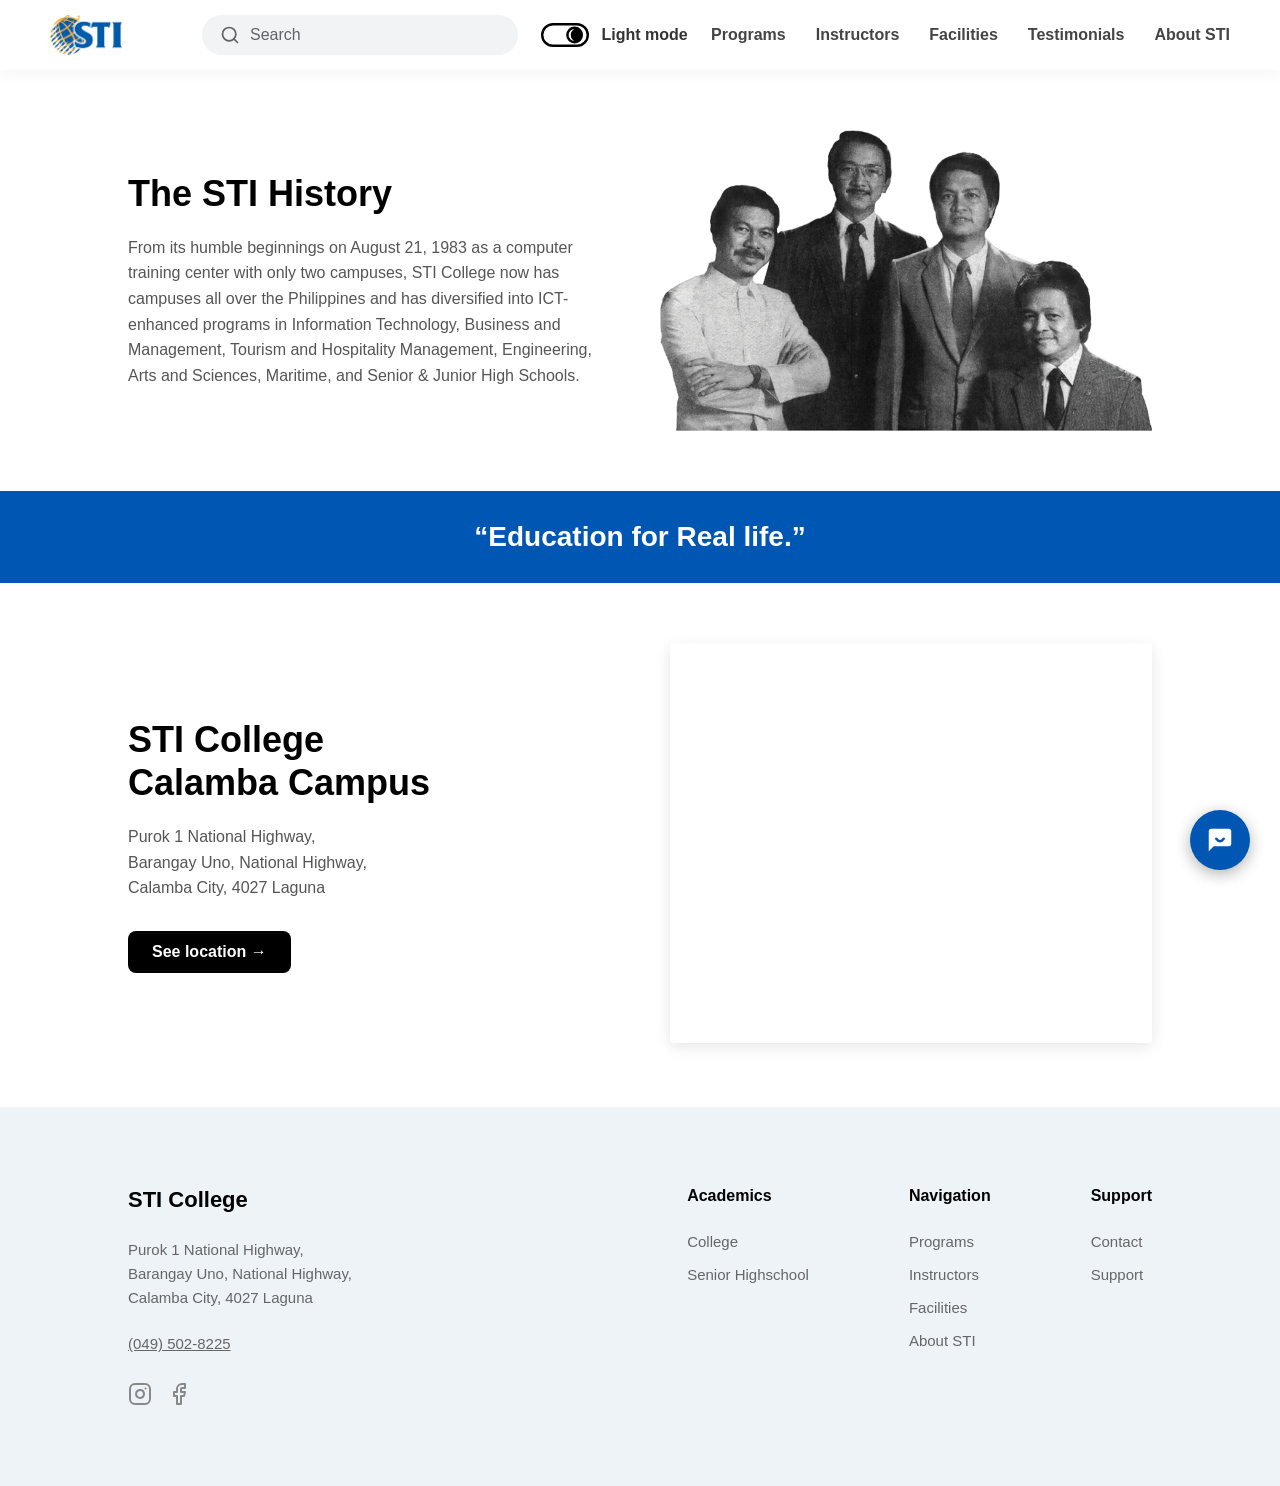
<file: about-sti.html>
<!DOCTYPE html>
<html lang="en">

<head>
    <meta charset="UTF-8">
    <meta name="viewport" content="width=device-width, initial-scale=1.0">
    <title>STI WEBSITE - About STI</title>
    <link rel="stylesheet" href="style.css">
</head>

<body>
    <!-- NAVBAR -->
    <header>
        <div class="header-container">
            <div class="header-left">
                <div class="logo">
                    <a href="index.html">
                        <img src="images/stilogo.png" alt="STI Logo">
                    </a>
                </div>

                <div class="search-bar">
                    <svg xmlns="http://www.w3.org/2000/svg" width="24" height="24" viewBox="0 0 24 24" fill="none"
                        stroke="currentColor" stroke-width="2" stroke-linecap="round" stroke-linejoin="round"
                        class="search-icon">
                        <circle cx="11" cy="11" r="8"></circle>
                        <line x1="21" y1="21" x2="16.65" y2="16.65"></line>
                    </svg>
                    <input type="text" placeholder="Search">
                </div>
            </div>

            <div class="header-center">
                <div class="theme-toggle" id="themeToggle" onclick="toggleDarkMode()" style="cursor: pointer;">
                    <svg xmlns="http://www.w3.org/2000/svg" width="48" height="24" viewBox="0 0 40 20" id="themeIcon">
                        <rect x="1" y="1" width="38" height="18" rx="9" fill="none" stroke="black" stroke-width="2" />
                        <circle cx="28" cy="10" r="7" fill="black" />
                        <path d="M28 5 A 5 5 0 0 0 28 15 A 5.5 5.5 0 0 1 28 5" fill="white" />
                    </svg>
                    <span id="themeText">Light mode</span>
                </div>
            </div>

            <nav class="header-right">
                <a href="programs.html">Programs</a>
                <a href="Instructors.html">Instructors</a>
                <a href="facilities.html">Facilities</a>
                <a href="index.html#testimonials">Testimonials</a>
                <a href="about-sti.html">About STI</a>
            </nav>
        </div>
    </header>

    <!-- CONTENT -->
    <main class="about-page">
        <!-- HISTORY SECTION -->
        <section class="about-history">
            <div class="history-content">
                <h2>The STI History</h2>
                <p>From its humble beginnings on August 21, 1983 as a computer training center with only two campuses, STI College now has campuses all over the Philippines and has diversified into ICT-enhanced programs in Information Technology, Business and Management, Tourism and Hospitality Management, Engineering, Arts and Sciences, Maritime, and Senior & Junior High Schools.</p>
            </div>
            <div class="history-image">
                <img src="images/founders.png" alt="STI Founders">
            </div>
        </section>

        <!-- QUOTE BANNER -->
        <div class="about-quote">
            <h3>“Education for Real life.”</h3>
        </div>

        <!-- CAMPUS SECTION -->
        <section class="about-campus">
            <div class="campus-content">
                <h2>STI College<br>Calamba Campus</h2>
                <p>Purok 1 National Highway,<br>Barangay Uno, National Highway,<br>Calamba City, 4027 Laguna</p>
                <a href="https://www.google.com/maps/dir//STI+College+-+Calamba,+6535%2B3F4,+Manila+S+Rd,+Calamba,+4027+Laguna/@14.1820176,121.1595836,15z/data=!4m8!4m7!1m0!1m5!1m1!1s0x33bd63c5599cfed5:0x25b25320eeb610e!2m2!1d121.1587065!2d14.2026281?entry=ttu&g_ep=EgoyMDI2MDUyNS4wIKXMDSoASAFQAw%3D%3D" target="_blank" rel="noopener noreferrer" class="btn-location">See location &rarr;</a>
            </div>
            <div class="campus-map">
                <iframe 
                    src="https://maps.google.com/maps?q=STI+College+Calamba,+Manila+S+Rd,+Calamba,+4027+Laguna&t=&z=15&ie=UTF8&iwloc=&output=embed" 
                    width="100%" 
                    height="400" 
                    style="border:0; border-radius: 4px; box-shadow: 0 4px 15px rgba(0,0,0,0.1);" 
                    allowfullscreen="" 
                    loading="lazy" 
                    referrerpolicy="no-referrer-when-downgrade">
                </iframe>
            </div>
        </section>
    </main>

    <!-- FOOTER / CONTACT -->
    <footer id="contact">
        <div class="footer-container">
            <div class="footer-brand">
                <h3>STI College</h3>
                <p>Purok 1 National Highway,<br>Barangay Uno, National Highway,<br>Calamba City, 4027 Laguna</p>
                <a href="tel:0495028225" class="footer-phone">(049) 502-8225</a>

                <div class="social-icons">
                    <a href="https://www.instagram.com/popular/sti-college-calamba/" aria-label="Instagram">
                        <svg xmlns="http://www.w3.org/2000/svg" width="24" height="24" viewBox="0 0 24 24" fill="none"
                            stroke="currentColor" stroke-width="2" stroke-linecap="round" stroke-linejoin="round">
                            <rect x="2" y="2" width="20" height="20" rx="5" ry="5"></rect>
                            <path d="M16 11.37A4 4 0 1 1 12.63 8 4 4 0 0 1 16 11.37z"></path>
                            <line x1="17.5" y1="6.5" x2="17.51" y2="6.5"></line>
                        </svg>
                    </a>
                    <a href="https://www.facebook.com/calamba.sti.edu" aria-label="Facebook">
                        <svg xmlns="http://www.w3.org/2000/svg" width="24" height="24" viewBox="0 0 24 24" fill="none"
                            stroke="currentColor" stroke-width="2" stroke-linecap="round" stroke-linejoin="round">
                            <path d="M18 2h-3a5 5 0 0 0-5 5v3H7v4h3v8h4v-8h3l1-4h-4V7a1 1 0 0 1 1-1h3z"></path>
                        </svg>
                    </a>
                </div>
            </div>

            <div class="footer-links-group">
                <div class="footer-column">
                    <h4>Academics</h4>
                    <a href="#">College</a>
                    <a href="#">Senior Highschool</a>
                </div>

                <div class="footer-column">
                    <h4>Navigation</h4>
                    <a href="programs.html">Programs</a>
                    <a href="Instructors.html">Instructors</a>
                    <a href="facilities.html">Facilities</a>
                    <a href="about-sti.html">About STI</a>
                </div>

                <div class="footer-column">
                    <h4>Support</h4>
                    <a href="javascript:void(0);" onclick="toggleContactForm()">Contact</a>
                    <a href="#">Support</a>
                </div>
            </div>
        </div>
    </footer>

    <script>
        // Restore theme on page load
        document.addEventListener('DOMContentLoaded', () => {
            const savedTheme = localStorage.getItem('theme');
            const themeText = document.getElementById("themeText");
            if (savedTheme === 'dark') {
                document.body.classList.add("dark-mode");
                themeText.innerText = "Dark mode";
            } else {
                document.body.classList.remove("dark-mode");
                themeText.innerText = "Light mode";
            }
        });

        function toggleDarkMode() {
            document.body.classList.toggle("dark-mode");
            const isDark = document.body.classList.contains("dark-mode");

            const themeText = document.getElementById("themeText");
            if (isDark) {
                themeText.innerText = "Dark mode";
                localStorage.setItem('theme', 'dark');
            } else {
                themeText.innerText = "Light mode";
                localStorage.setItem('theme', 'light');
            }
        }
    </script>
    <!-- Floating Contact Form -->
    <div class="floating-contact-btn" onclick="toggleContactForm()">
        <svg xmlns="http://www.w3.org/2000/svg" viewBox="0 0 24 24" stroke-width="2" stroke-linecap="round" stroke-linejoin="round">
            <path d="M21 15a2 2 0 0 1-2 2H7l-4 4V5a2 2 0 0 1 2-2h14a2 2 0 0 1 2 2z" fill="#ffffff" stroke="none"></path>
            <path d="M9 11 Q12 15 15 11" stroke="#0056b3" fill="none"></path>
        </svg>
    </div>

    <div class="contact-popup" id="contactPopup">
        <div class="contact-popup-header">
            <span class="close-btn" onclick="toggleContactForm()">&times;</span>
        </div>
        <div class="contact-popup-content">
            <h3>CONTACT US</h3>
            <p>We'll get back to you within one business day.</p>
            <form id="contactFormElement">
                <div class="form-row">
                    <div class="form-group">
                        <label>First Name</label>
                        <input type="text">
                    </div>
                    <div class="form-group">
                        <label>Last Name</label>
                        <input type="text">
                    </div>
                </div>
                <div class="form-group">
                    <label><span>*</span> Email Address</label>
                    <input type="email" required>
                </div>
                <div class="form-group">
                    <label><span>*</span> What is your question?</label>
                    <textarea rows="4" required></textarea>
                </div>
                <button type="submit" class="submit-btn">SUBMIT</button>
            </form>
            <div id="contactSuccess" style="display:none; color: #2ecc71; margin-top: 15px; font-weight: 500; text-align: center; font-size: 14px;">
                Message sent successfully! We'll get back to you soon.
            </div>
        </div>
    </div>

    <script>
        function toggleContactForm() {
            var popup = document.getElementById('contactPopup');
            if(popup) {
                popup.classList.toggle('active');
            }
        }

        var contactForm = document.getElementById('contactFormElement');
        if(contactForm) {
            contactForm.addEventListener('submit', function(e) {
                e.preventDefault(); // Prevent page reload
                
                var successMsg = document.getElementById('contactSuccess');
                var submitBtn = contactForm.querySelector('.submit-btn');
                
                if(successMsg) {
                    // Change button text temporarily
                    var originalText = submitBtn.innerText;
                    submitBtn.innerText = "SENDING...";
                    submitBtn.style.opacity = "0.7";
                    
                    setTimeout(function() {
                        submitBtn.innerText = originalText;
                        submitBtn.style.opacity = "1";
                        successMsg.style.display = 'block';
                        
                        // Hide message and close popup after 3 seconds
                        setTimeout(function() {
                            successMsg.style.display = 'none';
                            contactForm.reset();
                            toggleContactForm();
                        }, 3000);
                    }, 800); // Simulate network request delay
                }
            });
        }
    </script>
</body>

</html>
</file>
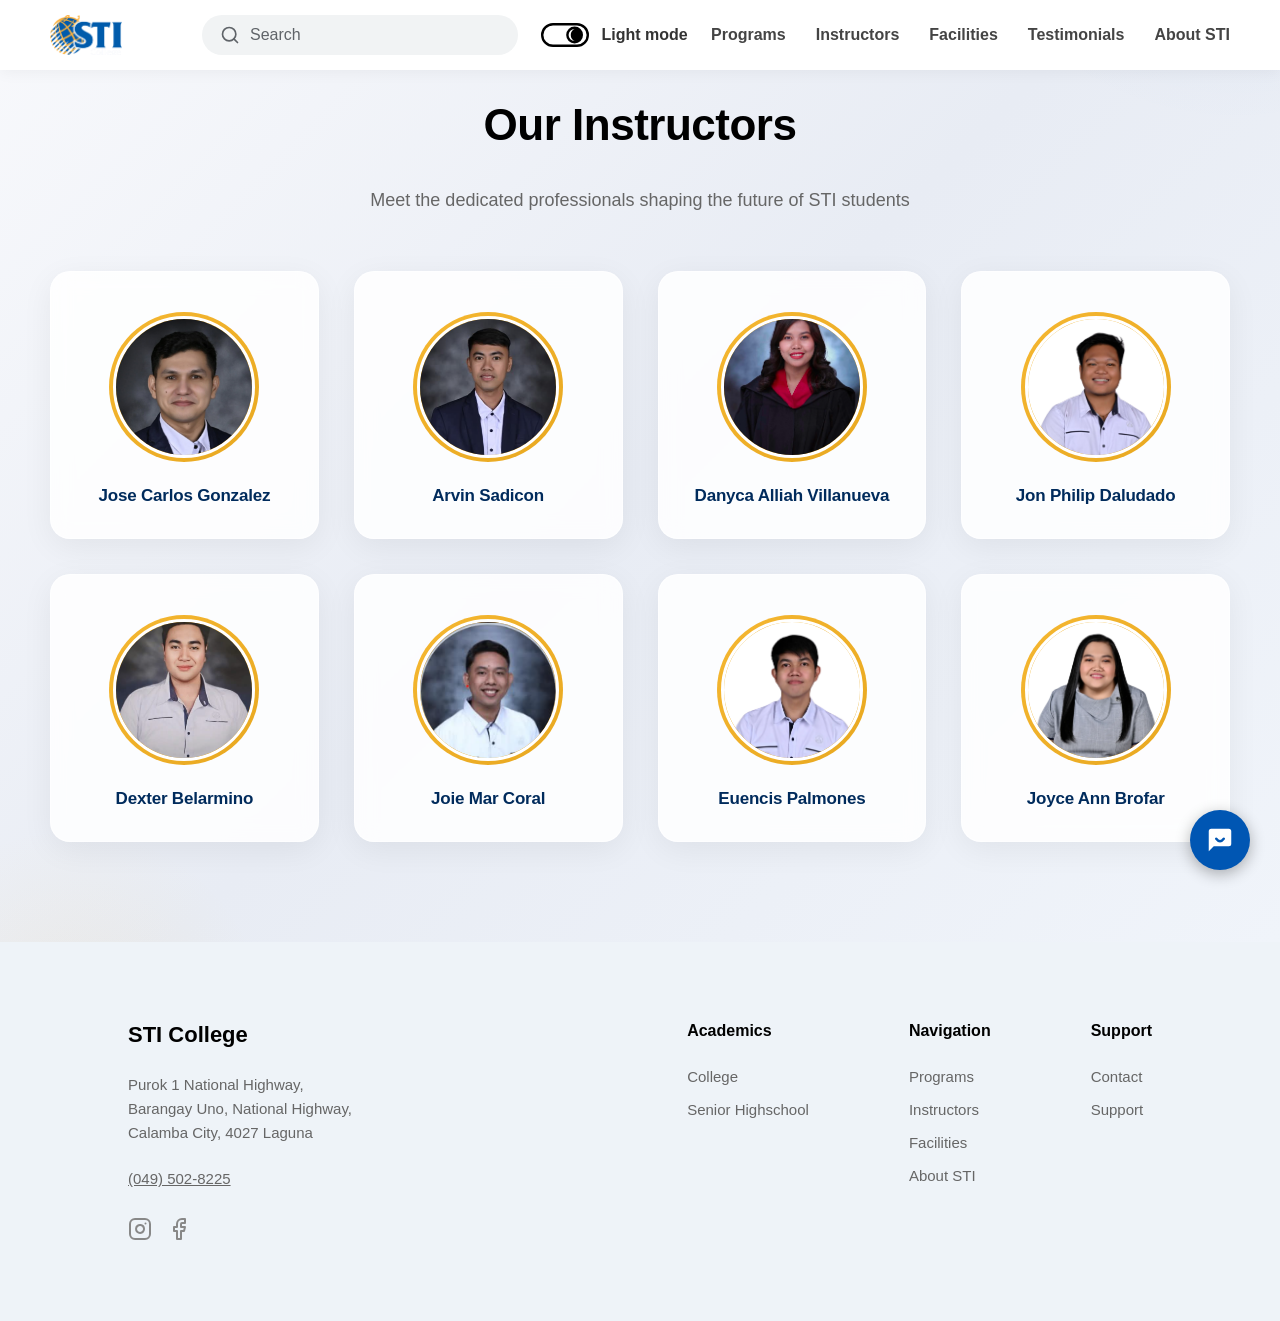
<file: Instructors.html>
<!DOCTYPE html>
<html lang="en">

<head>

    <meta charset="UTF-8">
    <meta name="viewport" content="width=device-width, initial-scale=1.0">

    <title>STI WEBSITE - Instructors</title>

    <link rel="stylesheet" href="style.css">

</head>

<body>

    <!-- NAVBAR -->
    <header>
        <div class="header-container">
            <div class="header-left">
                <div class="logo">
                    <a href="index.html">
                        <img src="images/stilogo.png" alt="STI Logo">
                    </a>
                </div>

                <div class="search-bar">
                    <svg xmlns="http://www.w3.org/2000/svg" width="24" height="24" viewBox="0 0 24 24" fill="none"
                        stroke="currentColor" stroke-width="2" stroke-linecap="round" stroke-linejoin="round"
                        class="search-icon">
                        <circle cx="11" cy="11" r="8"></circle>
                        <line x1="21" y1="21" x2="16.65" y2="16.65"></line>
                    </svg>
                    <input type="text" placeholder="Search">
                </div>
            </div>

            <div class="header-center">
                <div class="theme-toggle" id="themeToggle" onclick="toggleDarkMode()" style="cursor: pointer;">
                    <svg xmlns="http://www.w3.org/2000/svg" width="48" height="24" viewBox="0 0 40 20" id="themeIcon">
                        <rect x="1" y="1" width="38" height="18" rx="9" fill="none" stroke="black" stroke-width="2" />
                        <circle cx="28" cy="10" r="7" fill="black" />
                        <path d="M28 5 A 5 5 0 0 0 28 15 A 5.5 5.5 0 0 1 28 5" fill="white" />
                    </svg>
                    <span id="themeText">Light mode</span>
                </div>
            </div>

            <nav class="header-right">
                <a href="programs.html">Programs</a>
                <a href="Instructors.html">Instructors</a>
                <a href="facilities.html">Facilities</a>
                <a href="index.html#testimonials">Testimonials</a>
                <a href="about-sti.html">About STI</a>
            </nav>
        </div>
    </header>

    <!-- INSTRUCTORS SECTION -->
    <section class="instructors-section" style="padding-top: 100px;">
        <h2>Our Instructors</h2>
        <p class="instructors-subtitle">Meet the dedicated professionals shaping the future of STI students</p>
        <div class="instructors-grid">
            <div class="instructor-card">
                <div class="instructor-photo">
                    <img src="images/Jose Carlos Gonzalez.png" alt="Jose Carlos Gonzalez">
                </div>
                <h3>Jose Carlos Gonzalez</h3>
            </div>
            <div class="instructor-card">
                <div class="instructor-photo">
                    <img src="images/Arvin Sadicon.png" alt="Arvin Sadicon">
                </div>
                <h3>Arvin Sadicon</h3>
            </div>
            <div class="instructor-card">
                <div class="instructor-photo">
                    <img src="images/Danyca Alliah Villanueva.png" alt="Danyca Alliah Villanueva">
                </div>
                <h3>Danyca Alliah Villanueva</h3>
            </div>
            <div class="instructor-card">
                <div class="instructor-photo">
                    <img src="images/Jon Philip Daludado.png" alt="Jon Philip Daludado">
                </div>
                <h3>Jon Philip Daludado</h3>
            </div>
            <div class="instructor-card">
                <div class="instructor-photo">
                    <img src="images/Dexter Belarmino.png" alt="Dexter Belarmino">
                </div>
                <h3>Dexter Belarmino</h3>
            </div>
            <div class="instructor-card">
                <div class="instructor-photo">
                    <img src="images/Joie Mar Coral.png" alt="Joie Mar Coral">
                </div>
                <h3>Joie Mar Coral</h3>
            </div>
            <div class="instructor-card">
                <div class="instructor-photo">
                    <img src="images/Euencis Palmones.png" alt="Euencis Palmones">
                </div>
                <h3>Euencis Palmones</h3>
            </div>
            <div class="instructor-card">
                <div class="instructor-photo">
                    <img src="images/Joyce Ann Brofar.png" alt="Joyce Ann Brofar">
                </div>
                <h3>Joyce Ann Brofar</h3>
            </div>
        </div>
    </section>
    <!-- FOOTER / CONTACT -->
    <footer id="contact">
        <div class="footer-container">
            <div class="footer-brand">
                <h3>STI College</h3>
                <p>Purok 1 National Highway,<br>Barangay Uno, National Highway,<br>Calamba City, 4027 Laguna</p>
                <a href="tel:0495028225" class="footer-phone">(049) 502-8225</a>

                <div class="social-icons">
                    <a href="https://www.instagram.com/popular/sti-college-calamba/" aria-label="Instagram">
                        <svg xmlns="http://www.w3.org/2000/svg" width="24" height="24" viewBox="0 0 24 24" fill="none"
                            stroke="currentColor" stroke-width="2" stroke-linecap="round" stroke-linejoin="round">
                            <rect x="2" y="2" width="20" height="20" rx="5" ry="5"></rect>
                            <path d="M16 11.37A4 4 0 1 1 12.63 8 4 4 0 0 1 16 11.37z"></path>
                            <line x1="17.5" y1="6.5" x2="17.51" y2="6.5"></line>
                        </svg>
                    </a>
                    <a href="https://www.facebook.com/calamba.sti.edu" aria-label="Facebook">
                        <svg xmlns="http://www.w3.org/2000/svg" width="24" height="24" viewBox="0 0 24 24" fill="none"
                            stroke="currentColor" stroke-width="2" stroke-linecap="round" stroke-linejoin="round">
                            <path d="M18 2h-3a5 5 0 0 0-5 5v3H7v4h3v8h4v-8h3l1-4h-4V7a1 1 0 0 1 1-1h3z"></path>
                        </svg>
                    </a>
                </div>
            </div>

            <div class="footer-links-group">
                <div class="footer-column">
                    <h4>Academics</h4>
                    <a href="#">College</a>
                    <a href="#">Senior Highschool</a>
                </div>

                <div class="footer-column">
                    <h4>Navigation</h4>
                    <a href="#">Programs</a>
                    <a href="#">Instructors</a>
                    <a href="facilities.html">Facilities</a>
                    <a href="about-sti.html">About STI</a>
                </div>

                <div class="footer-column">
                    <h4>Support</h4>
                    <a href="javascript:void(0);" onclick="toggleContactForm()">Contact</a>
                    <a href="#">Support</a>
                </div>
            </div>
        </div>
    </footer>

    <script>
        // Restore theme on page load
        document.addEventListener('DOMContentLoaded', () => {
            const savedTheme = localStorage.getItem('theme');
            const themeText = document.getElementById("themeText");
            if (savedTheme === 'dark') {
                document.body.classList.add("dark-mode");
                themeText.innerText = "Dark mode";
            } else {
                document.body.classList.remove("dark-mode");
                themeText.innerText = "Light mode";
            }
        });

        function toggleDarkMode() {
            document.body.classList.toggle("dark-mode");
            const isDark = document.body.classList.contains("dark-mode");

            const themeText = document.getElementById("themeText");
            if (isDark) {
                themeText.innerText = "Dark mode";
                localStorage.setItem('theme', 'dark');
            } else {
                themeText.innerText = "Light mode";
                localStorage.setItem('theme', 'light');
            }
        }
    </script>
    <!-- Floating Contact Form -->
    <div class="floating-contact-btn" onclick="toggleContactForm()">
        <svg xmlns="http://www.w3.org/2000/svg" viewBox="0 0 24 24" stroke-width="2" stroke-linecap="round"
            stroke-linejoin="round">
            <path d="M21 15a2 2 0 0 1-2 2H7l-4 4V5a2 2 0 0 1 2-2h14a2 2 0 0 1 2 2z" fill="#ffffff" stroke="none"></path>
            <path d="M9 11 Q12 15 15 11" stroke="#0056b3" fill="none"></path>
        </svg>
    </div>

    <div class="contact-popup" id="contactPopup">
        <div class="contact-popup-header">
            <span class="close-btn" onclick="toggleContactForm()">&times;</span>
        </div>
        <div class="contact-popup-content">
            <h3>CONTACT US</h3>
            <p>We'll get back to you within one business day.</p>
            <form id="contactFormElement">
                <div class="form-row">
                    <div class="form-group">
                        <label>First Name</label>
                        <input type="text">
                    </div>
                    <div class="form-group">
                        <label>Last Name</label>
                        <input type="text">
                    </div>
                </div>
                <div class="form-group">
                    <label><span>*</span> Email Address</label>
                    <input type="email" required>
                </div>
                <div class="form-group">
                    <label><span>*</span> What is your question?</label>
                    <textarea rows="4" required></textarea>
                </div>
                <button type="submit" class="submit-btn">SUBMIT</button>
            </form>
            <div id="contactSuccess"
                style="display:none; color: #2ecc71; margin-top: 15px; font-weight: 500; text-align: center; font-size: 14px;">
                Message sent successfully! We'll get back to you soon.
            </div>
        </div>
    </div>

    <script>
        function toggleContactForm() {
            var popup = document.getElementById('contactPopup');
            if (popup) {
                popup.classList.toggle('active');
            }
        }

        var contactForm = document.getElementById('contactFormElement');
        if (contactForm) {
            contactForm.addEventListener('submit', function (e) {
                e.preventDefault(); // Prevent page reload

                var successMsg = document.getElementById('contactSuccess');
                var submitBtn = contactForm.querySelector('.submit-btn');

                if (successMsg) {
                    // Change button text temporarily
                    var originalText = submitBtn.innerText;
                    submitBtn.innerText = "SENDING...";
                    submitBtn.style.opacity = "0.7";

                    setTimeout(function () {
                        submitBtn.innerText = originalText;
                        submitBtn.style.opacity = "1";
                        successMsg.style.display = 'block';

                        // Hide message and close popup after 3 seconds
                        setTimeout(function () {
                            successMsg.style.display = 'none';
                            contactForm.reset();
                            toggleContactForm();
                        }, 3000);
                    }, 800); // Simulate network request delay
                }
            });
        }
    </script>
</body>

</html>
</file>
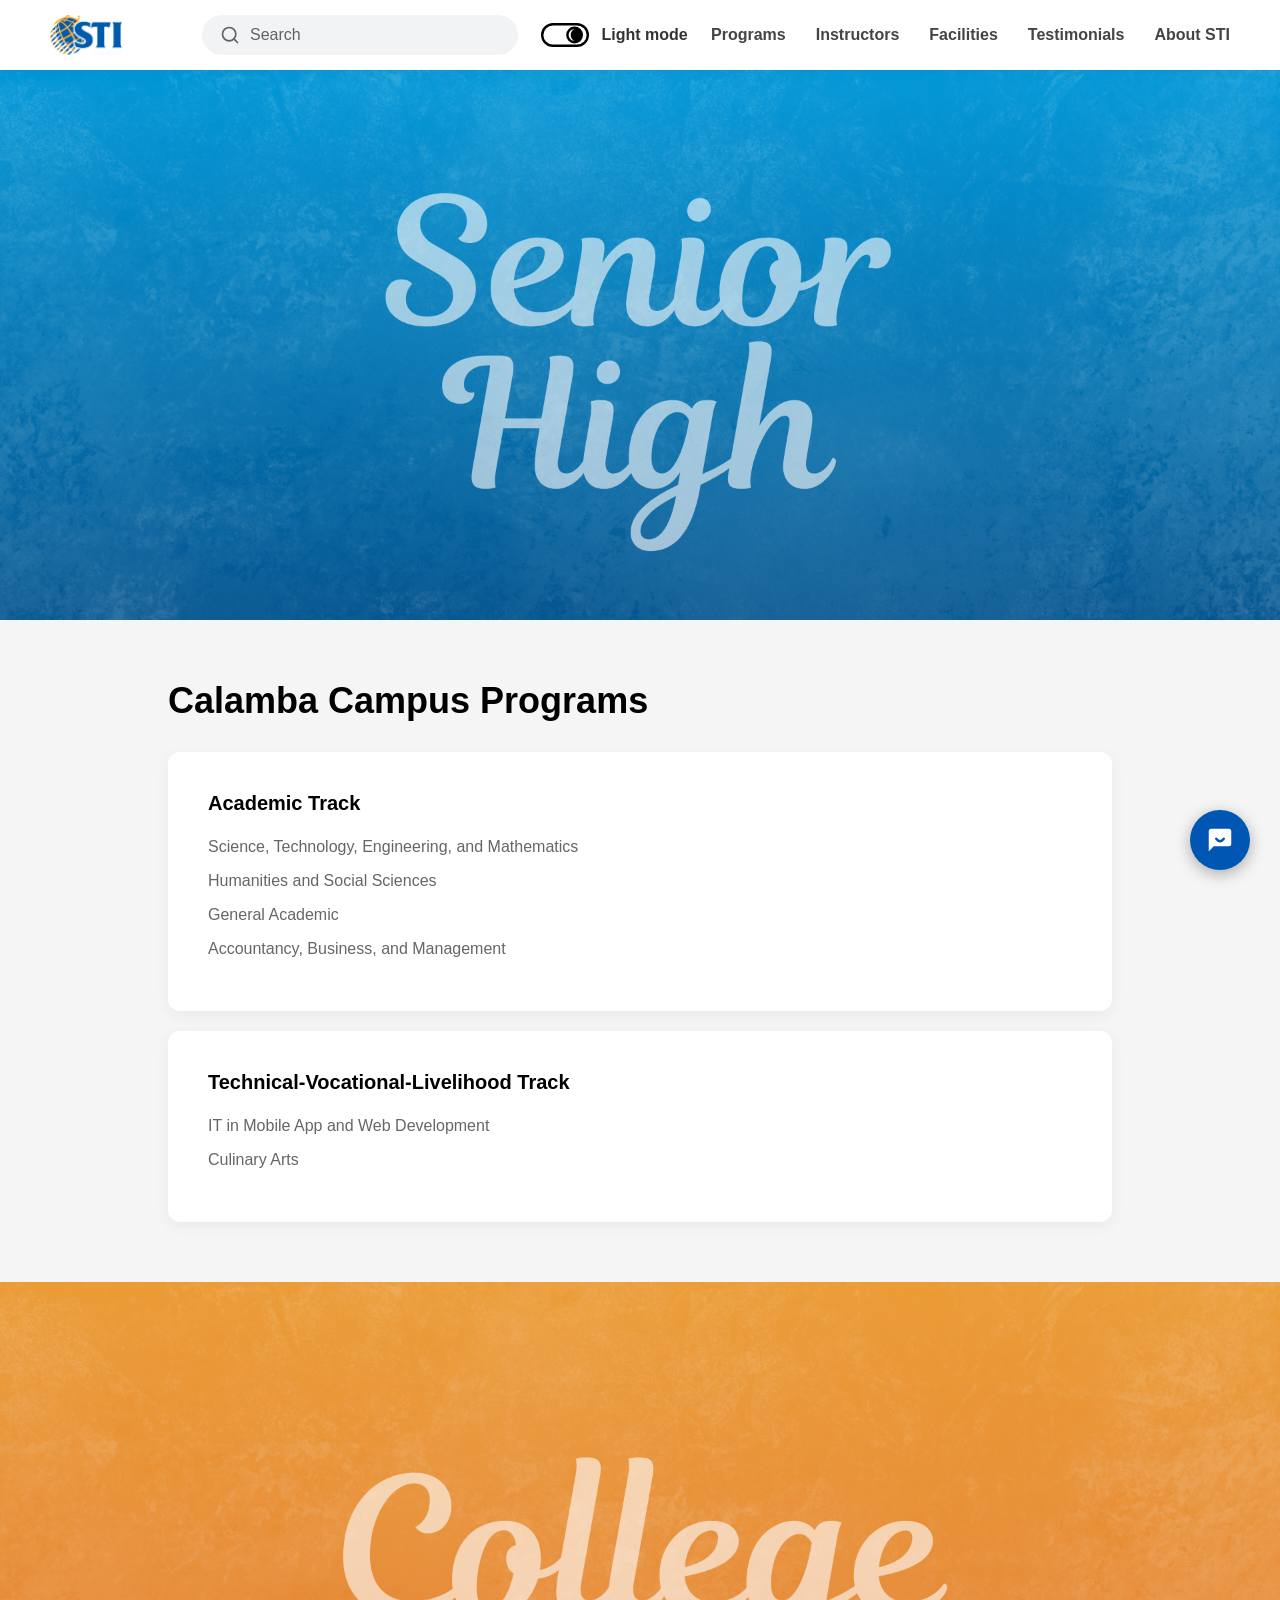
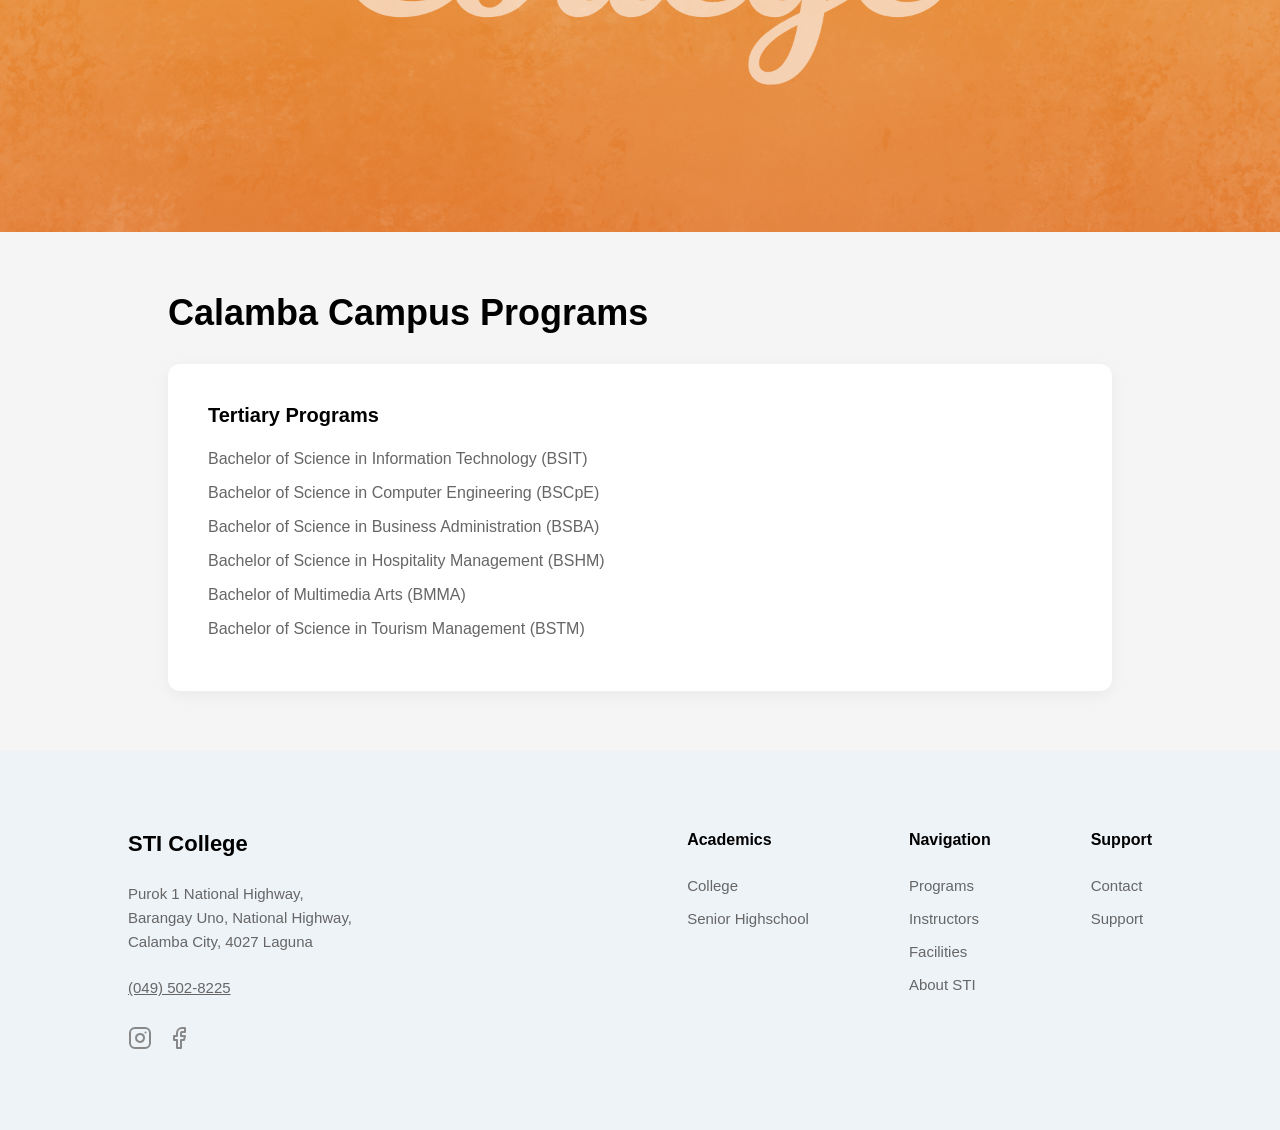
<file: programs.html>
<!DOCTYPE html>
<html lang="en">

<head>

    <meta charset="UTF-8">
    <meta name="viewport" content="width=device-width, initial-scale=1.0">

    <title>STI WEBSITE - Programs</title>

    <link rel="stylesheet" href="style.css">

</head>

<body>

    <!-- NAVBAR -->
    <header>
        <div class="header-container">
            <div class="header-left">
                <div class="logo">
                    <a href="index.html">
                        <img src="images/stilogo.png" alt="STI Logo">
                    </a>
                </div>

                <div class="search-bar">
                    <svg xmlns="http://www.w3.org/2000/svg" width="24" height="24" viewBox="0 0 24 24" fill="none"
                        stroke="currentColor" stroke-width="2" stroke-linecap="round" stroke-linejoin="round"
                        class="search-icon">
                        <circle cx="11" cy="11" r="8"></circle>
                        <line x1="21" y1="21" x2="16.65" y2="16.65"></line>
                    </svg>
                    <input type="text" placeholder="Search">
                </div>
            </div>

            <div class="header-center">
                <div class="theme-toggle" id="themeToggle" onclick="toggleDarkMode()" style="cursor: pointer;">
                    <svg xmlns="http://www.w3.org/2000/svg" width="48" height="24" viewBox="0 0 40 20" id="themeIcon">
                        <rect x="1" y="1" width="38" height="18" rx="9" fill="none" stroke="black" stroke-width="2" />
                        <circle cx="28" cy="10" r="7" fill="black" />
                        <path d="M28 5 A 5 5 0 0 0 28 15 A 5.5 5.5 0 0 1 28 5" fill="white" />
                    </svg>
                    <span id="themeText">Light mode</span>
                </div>
            </div>

            <nav class="header-right">
                <a href="programs.html">Programs</a>
                <a href="Instructors.html">Instructors</a>
                <a href="facilities.html">Facilities</a>
                <a href="index.html#testimonials">Testimonials</a>
                <a href="about-sti.html">About STI</a>
            </nav>
        </div>
    </header>

    <!-- CONTENT -->
    <main class="programs-page">
        <!-- SENIOR HIGH SECTION -->
        <div id="shs-programs" class="programs-banner">
            <img src="images/banner-shs.png" alt="Senior High Banner">
        </div>

        <section class="programs-content">
            <h2>Calamba Campus Programs</h2>
            
            <div class="programs-card-list">
                <div class="program-detail-card">
                    <h3>Academic Track</h3>
                    <ul>
                        <li>Science, Technology, Engineering, and Mathematics</li>
                        <li>Humanities and Social Sciences</li>
                        <li>General Academic</li>
                        <li>Accountancy, Business, and Management</li>
                    </ul>
                </div>

                <div class="program-detail-card">
                    <h3>Technical-Vocational-Livelihood Track</h3>
                    <ul>
                        <li>IT in Mobile App and Web Development</li>
                        <li>Culinary Arts</li>
                    </ul>
                </div>
            </div>
        </section>

        <!-- COLLEGE SECTION -->
        <div id="college-programs" class="programs-banner">
            <img src="images/banner-col.png" alt="College Banner">
        </div>

        <section class="programs-content">
            <h2>Calamba Campus Programs</h2>
            
            <div class="programs-card-list">
                <div class="program-detail-card">
                    <h3>Tertiary Programs</h3>
                    <ul>
                        <li>Bachelor of Science in Information Technology (BSIT)</li>
                        <li>Bachelor of Science in Computer Engineering (BSCpE)</li>
                        <li>Bachelor of Science in Business Administration (BSBA)</li>
                        <li>Bachelor of Science in Hospitality Management (BSHM)</li>
                        <li>Bachelor of Multimedia Arts (BMMA)</li>
                        <li>Bachelor of Science in Tourism Management (BSTM)</li>
                    </ul>
                </div>
            </div>
        </section>
    </main>

    <!-- FOOTER / CONTACT -->
    <footer id="contact">
        <div class="footer-container">
            <div class="footer-brand">
                <h3>STI College</h3>
                <p>Purok 1 National Highway,<br>Barangay Uno, National Highway,<br>Calamba City, 4027 Laguna</p>
                <a href="tel:0495028225" class="footer-phone">(049) 502-8225</a>

                <div class="social-icons">
                    <a href="https://www.instagram.com/popular/sti-college-calamba/" aria-label="Instagram">
                        <svg xmlns="http://www.w3.org/2000/svg" width="24" height="24" viewBox="0 0 24 24" fill="none"
                            stroke="currentColor" stroke-width="2" stroke-linecap="round" stroke-linejoin="round">
                            <rect x="2" y="2" width="20" height="20" rx="5" ry="5"></rect>
                            <path d="M16 11.37A4 4 0 1 1 12.63 8 4 4 0 0 1 16 11.37z"></path>
                            <line x1="17.5" y1="6.5" x2="17.51" y2="6.5"></line>
                        </svg>
                    </a>
                    <a href="https://www.facebook.com/calamba.sti.edu" aria-label="Facebook">
                        <svg xmlns="http://www.w3.org/2000/svg" width="24" height="24" viewBox="0 0 24 24" fill="none"
                            stroke="currentColor" stroke-width="2" stroke-linecap="round" stroke-linejoin="round">
                            <path d="M18 2h-3a5 5 0 0 0-5 5v3H7v4h3v8h4v-8h3l1-4h-4V7a1 1 0 0 1 1-1h3z"></path>
                        </svg>
                    </a>
                </div>
            </div>

            <div class="footer-links-group">
                <div class="footer-column">
                    <h4>Academics</h4>
                    <a href="#">College</a>
                    <a href="#">Senior Highschool</a>
                </div>

                <div class="footer-column">
                    <h4>Navigation</h4>
                    <a href="#">Programs</a>
                    <a href="#">Instructors</a>
                    <a href="facilities.html">Facilities</a>
                    <a href="about-sti.html">About STI</a>
                </div>

                <div class="footer-column">
                    <h4>Support</h4>
                    <a href="javascript:void(0);" onclick="toggleContactForm()">Contact</a>
                    <a href="#">Support</a>
                </div>
            </div>
        </div>
    </footer>

    <script>
        // Restore theme on page load
        document.addEventListener('DOMContentLoaded', () => {
            const savedTheme = localStorage.getItem('theme');
            const themeText = document.getElementById("themeText");
            if (savedTheme === 'dark') {
                document.body.classList.add("dark-mode");
                themeText.innerText = "Dark mode";
            } else {
                document.body.classList.remove("dark-mode");
                themeText.innerText = "Light mode";
            }
        });

        function toggleDarkMode() {
            document.body.classList.toggle("dark-mode");
            const isDark = document.body.classList.contains("dark-mode");

            const themeText = document.getElementById("themeText");
            if (isDark) {
                themeText.innerText = "Dark mode";
                localStorage.setItem('theme', 'dark');
            } else {
                themeText.innerText = "Light mode";
                localStorage.setItem('theme', 'light');
            }
        }
    </script>
    <!-- Floating Contact Form -->
    <div class="floating-contact-btn" onclick="toggleContactForm()">
        <svg xmlns="http://www.w3.org/2000/svg" viewBox="0 0 24 24" stroke-width="2" stroke-linecap="round" stroke-linejoin="round">
            <path d="M21 15a2 2 0 0 1-2 2H7l-4 4V5a2 2 0 0 1 2-2h14a2 2 0 0 1 2 2z" fill="#ffffff" stroke="none"></path>
            <path d="M9 11 Q12 15 15 11" stroke="#0056b3" fill="none"></path>
        </svg>
    </div>

    <div class="contact-popup" id="contactPopup">
        <div class="contact-popup-header">
            <span class="close-btn" onclick="toggleContactForm()">&times;</span>
        </div>
        <div class="contact-popup-content">
            <h3>CONTACT US</h3>
            <p>We'll get back to you within one business day.</p>
            <form id="contactFormElement">
                <div class="form-row">
                    <div class="form-group">
                        <label>First Name</label>
                        <input type="text">
                    </div>
                    <div class="form-group">
                        <label>Last Name</label>
                        <input type="text">
                    </div>
                </div>
                <div class="form-group">
                    <label><span>*</span> Email Address</label>
                    <input type="email" required>
                </div>
                <div class="form-group">
                    <label><span>*</span> What is your question?</label>
                    <textarea rows="4" required></textarea>
                </div>
                <button type="submit" class="submit-btn">SUBMIT</button>
            </form>
            <div id="contactSuccess" style="display:none; color: #2ecc71; margin-top: 15px; font-weight: 500; text-align: center; font-size: 14px;">
                Message sent successfully! We'll get back to you soon.
            </div>
        </div>
    </div>

    <script>
        function toggleContactForm() {
            var popup = document.getElementById('contactPopup');
            if(popup) {
                popup.classList.toggle('active');
            }
        }

        var contactForm = document.getElementById('contactFormElement');
        if(contactForm) {
            contactForm.addEventListener('submit', function(e) {
                e.preventDefault(); // Prevent page reload
                
                var successMsg = document.getElementById('contactSuccess');
                var submitBtn = contactForm.querySelector('.submit-btn');
                
                if(successMsg) {
                    // Change button text temporarily
                    var originalText = submitBtn.innerText;
                    submitBtn.innerText = "SENDING...";
                    submitBtn.style.opacity = "0.7";
                    
                    setTimeout(function() {
                        submitBtn.innerText = originalText;
                        submitBtn.style.opacity = "1";
                        successMsg.style.display = 'block';
                        
                        // Hide message and close popup after 3 seconds
                        setTimeout(function() {
                            successMsg.style.display = 'none';
                            contactForm.reset();
                            toggleContactForm();
                        }, 3000);
                    }, 800); // Simulate network request delay
                }
            });
        }
    </script>
</body>

</html>
</file>
<file: style.css>
* {
    margin: 0;
    padding: 0;
    box-sizing: border-box;
    font-family: Arial;
    scroll-behavior: smooth;
}

/* BODY */
body {
    background: #f5f5f5;
}

/* NAVBAR */
header {
    width: 100%;
    height: 70px;
    background: white;
    position: fixed;
    top: 0;
    z-index: 1000;
    box-shadow: 0 2px 15px rgba(0, 0, 0, 0.05);
    font-family: 'Inter', 'Segoe UI', Tahoma, Geneva, Verdana, sans-serif;
    display: flex;
    justify-content: center;
    align-items: center;
}

.header-container {
    width: 100%;
    max-width: 100%;
    /* Spread fully across the screen */
    padding: 0 50px;
    height: 100%;
    /* Give a comfortable padding on the edges */
    display: flex;
    justify-content: space-between;
    align-items: center;
    gap: 20px;
}

.header-left {
    display: flex;
    align-items: center;
    gap: 30px;
}

/* LOGO */
.logo {
    margin-left: 0;
    /* Resetting this since it's now properly aligned to the edge */
}

.logo img {
    height: 40px;
    /* Made the logo smaller */
    width: auto;
    display: block;
}

/* SEARCH BAR */
.search-bar {
    display: flex;
    align-items: center;
    gap: 10px;
    background: #f1f3f4;
    padding: 10px 18px;
    border-radius: 25px;
    margin-left: 50px;
}

.search-bar .search-icon {
    color: #5f6368;
    width: 20px;
    height: 20px;
}

.search-bar input {
    border: none;
    outline: none;
    font-size: 16px;
    font-family: inherit;
    width: 250px;
    background: transparent;
    color: #333;
}

.search-bar input::placeholder {
    color: #5f6368;
    font-weight: 500;
}

/* THEME TOGGLE */
.theme-toggle {
    display: flex;
    align-items: center;
    gap: 12px;
    cursor: pointer;
    font-size: 16px;
    font-weight: 600;
    color: #333;
    background: transparent;
}

/* NAVIGATION */
nav {
    display: flex;
    align-items: center;
    gap: 30px;
}

nav a {
    text-decoration: none;
    color: #444;
    font-weight: 600;
    font-size: 16px;
    padding: 10px 0;
    transition: color 0.3s ease, border-bottom 0.3s ease;
}

nav a:hover {
    color: #0056b3;
    /* A vibrant modern blue for hover */
}

/* HERO */
.hero {
    width: 100%;
    height: 100vh;
    background-image: url("images/landing page header.jpg");
    background-size: cover;
    background-position: center;
    position: relative;
    display: flex;
    align-items: center;
    justify-content: center;
    text-align: center;
}

/* OVERLAY */
.hero-overlay {
    position: absolute;
    top: 0;
    left: 0;
    width: 100%;
    height: 100%;
    background: rgba(0, 0, 0, 0.3);
    /* subtle dark overlay */
    z-index: 1;
}

/* HERO CONTENT */
.hero-content {
    position: relative;
    z-index: 2;
    color: white;
    max-width: 1000px;
    padding: 0 20px;
    animation: fadeIn 1.2s ease-out;
}

@keyframes fadeIn {
    from {
        opacity: 0;
        transform: translateY(20px);
    }

    to {
        opacity: 1;
        transform: translateY(0);
    }
}

.hero-title {
    font-family: 'Inter', 'Segoe UI', Tahoma, Geneva, Verdana, sans-serif;
    font-size: 80px;
    font-weight: 800;
    line-height: 1.1;
    margin-bottom: 25px;
    text-shadow: 0 4px 15px rgba(0, 0, 0, 0.3);
    letter-spacing: -1.5px;
}

.hero-subtitle {
    font-size: 24px;
    font-weight: 400;
    margin-bottom: 45px;
    text-shadow: 0 2px 10px rgba(0, 0, 0, 0.3);
    font-family: 'Inter', 'Segoe UI', Tahoma, Geneva, Verdana, sans-serif;
}

/* CTA BUTTONS */
.hero-buttons {
    display: flex;
    justify-content: center;
    gap: 20px;
}

.hero-buttons a {
    display: inline-block;
    padding: 15px 40px;
    font-size: 18px;
    font-weight: 600;
    text-decoration: none;
    border-radius: 8px;
    transition: all 0.3s ease;
    font-family: 'Inter', 'Segoe UI', Tahoma, Geneva, Verdana, sans-serif;
}

.btn-primary {
    background: #0056b3;
    /* Bright blue */
    color: white;
    border: 2px solid #0056b3;
    box-shadow: 0 4px 15px rgba(0, 86, 179, 0.4);
}

.btn-primary:hover {
    background: #004494;
    border-color: #004494;
    transform: translateY(-3px);
}

.btn-secondary {
    background: rgba(255, 255, 255, 0.1);
    /* Glassmorphism */
    color: white;
    border: 2px solid white;
    backdrop-filter: blur(5px);
    -webkit-backdrop-filter: blur(5px);
}

.btn-secondary:hover {
    background: white;
    color: #333;
    transform: translateY(-3px);
}

/* SECTION */
section {
    padding: 100px 50px;
}

h2 {
    text-align: center;
    font-size: 40px;
    margin-bottom: 50px;
    color: #002b5c;
}

/* INFO ROWS (Replaced Facilities) */
.info-section {
    padding: 100px 10%;
    background: white;
    display: flex;
    flex-direction: column;
    gap: 100px;
}

.info-row {
    display: flex;
    align-items: center;
    justify-content: space-between;
    gap: 60px;
}

.info-text {
    flex: 1;
    max-width: 500px;
}

.info-text h2 {
    text-align: left;
    font-size: 38px;
    font-weight: 800;
    margin-bottom: 20px;
    color: #000;
    line-height: 1.2;
}

.info-text p {
    font-size: 16px;
    color: #666;
    line-height: 1.6;
    margin-bottom: 30px;
}

.info-image {
    flex: 1;
    max-width: 500px;
}

.info-image img {
    width: 100%;
    height: auto;
    border-radius: 20px;
    box-shadow: 0 10px 30px rgba(0, 0, 0, 0.05);
}

.btn-black {
    display: inline-block;
    background: #000;
    color: #fff;
    padding: 14px 30px;
    border-radius: 8px;
    text-decoration: none;
    font-weight: 600;
    font-size: 16px;
    transition: 0.3s;
}

.btn-black:hover {
    background: #333;
}

/* PROGRAMS SECTION */
.programs-section {
    background: linear-gradient(rgba(0, 0, 0, 0.6), rgba(0, 0, 0, 0.6)), url('images/hero.png');
    background-size: cover;
    background-position: center;
    padding: 80px 10%;
    display: flex;
    justify-content: center;
}

.programs-container {
    display: flex;
    gap: 30px;
    max-width: 1200px;
    width: 100%;
}

.program-card {
    flex: 1;
    height: 500px;
    border-radius: 20px;
    display: flex;
    align-items: flex-start;
    justify-content: center;
    padding-top: 40px;
    color: white;
    position: relative;
    overflow: hidden;
}

.program-card.college {
    background: url('images/college.jpg') center/cover;
}

.program-card.shs {
    background: url('images/shs.jpg') center/cover;
}

.program-title {
    font-family: 'Inter', 'Segoe UI', sans-serif;
    font-size: 60px;
    font-weight: 800;
    font-style: italic;
    color: white;
    z-index: 2;
}

/* TESTIMONIALS SECTION */
.testimonials-section {
    background: white;
    padding: 100px 10%;
}

.testimonials-header {
    margin-bottom: 50px;
}

.testimonials-header h2 {
    text-align: left;
    margin-bottom: 10px;
    font-size: 38px;
    font-weight: 800;
    color: #000;
}

.testimonials-header p {
    text-align: left;
    color: #666;
    font-size: 16px;
    margin: 0;
}

.testimonials-wrapper {
    width: 100%;
    overflow: hidden;
    mask-image: linear-gradient(to right, transparent, black 5%, black 95%, transparent);
    -webkit-mask-image: linear-gradient(to right, transparent, black 5%, black 95%, transparent);
}

.testimonials-marquee {
    display: flex;
    gap: 30px;
    width: max-content;
    animation: marquee 25s linear infinite;
}

.testimonials-marquee:not(:last-child) {
    margin-bottom: 30px;
}



@keyframes marquee {
    0% {
        transform: translateX(0);
    }

    100% {
        transform: translateX(calc(-50% - 15px));
    }
}

@keyframes marquee-reverse {
    0% {
        transform: translateX(calc(-50% - 15px));
    }

    100% {
        transform: translateX(0);
    }
}

.marquee-right {
    animation: marquee-reverse 25s linear infinite !important;
}

.testimonial-card {
    width: 400px;
    background: white;
    border: 1px solid #ebebeb;
    border-radius: 12px;
    padding: 40px 30px;
    display: flex;
    flex-direction: column;
    justify-content: space-between;
    box-shadow: 0 5px 20px rgba(0, 0, 0, 0.03);
}

.testimonial-card p {
    font-size: 14px;
    color: #222;
    line-height: 1.6;
    margin-bottom: 40px;
    font-weight: 500;
}

.testimonial-author {
    display: flex;
    align-items: center;
    gap: 15px;
}

.author-icon {
    width: 40px;
    height: 40px;
    border-radius: 50%;
    display: flex;
    align-items: center;
    justify-content: center;
    font-size: 20px;
}

.author-icon.orange {
    background: #fff0e6;
    color: #ff7e33;
}

.author-icon.blue {
    background: #e6f2ff;
    color: #3385ff;
}

.author-icon.green {
    background: #e6ffe6;
    color: #33cc33;
}

.author-info h4 {
    font-size: 13px;
    font-weight: 700;
    color: #000;
    margin-bottom: 2px;
}

.author-info span {
    font-size: 12px;
    color: #888;
}

/* INSTRUCTORS */
.instructor-container {
    display: flex;
    justify-content: center;
    gap: 30px;
    flex-wrap: wrap;
}

.teacher-card {
    width: 300px;
    background: white;
    padding: 30px;
    border-radius: 10px;
    text-align: center;

    box-shadow: 0 0 10px rgba(0, 0, 0, 0.2);

    transition: 0.3s;
}

.teacher-card:hover {
    transform: translateY(-10px);
}

.teacher-card img {
    width: 180px;
    height: 180px;

    border-radius: 50%;

    object-fit: cover;

    border: 5px solid gold;

    margin-bottom: 20px;
}

.teacher-card h3 {
    font-size: 22px;
    color: #002b5c;
    line-height: 30px;
}

/* ABOUT */
.about-text {
    max-width: 900px;
    margin: auto;

    text-align: center;

    font-size: 22px;

    line-height: 40px;
}

/* NEW FOOTER */
footer {
    background: #eef3f8;
    /* Very light grayish blue */
    padding: 80px 10%;
    color: #333;
    font-family: 'Inter', 'Segoe UI', sans-serif;
}

.footer-container {
    display: flex;
    justify-content: space-between;
    flex-wrap: wrap;
    gap: 50px;
    max-width: 1200px;
    margin: 0 auto;
}

.footer-brand {
    flex: 1;
    min-width: 300px;
    max-width: 400px;
}

.footer-brand h3 {
    font-size: 22px;
    font-weight: 800;
    color: #000;
    margin-bottom: 25px;
}

.footer-brand p {
    font-size: 15px;
    line-height: 1.6;
    color: #666;
    margin-bottom: 25px;
}

.footer-phone {
    display: block;
    font-size: 15px;
    color: #666;
    text-decoration: underline;
    margin-bottom: 30px;
}

.social-icons {
    display: flex;
    gap: 15px;
}

.social-icons a {
    display: flex;
    align-items: center;
    justify-content: center;
    width: 24px;
    height: 24px;
    color: #888;
    transition: color 0.3s;
}

.social-icons a:hover {
    color: #333;
}

.footer-links-group {
    display: flex;
    gap: 100px;
    flex-wrap: wrap;
}

.footer-column {
    display: flex;
    flex-direction: column;
    gap: 16px;
}

.footer-column h4 {
    font-size: 16px;
    font-weight: 700;
    color: #000;
    margin-bottom: 12px;
}

.footer-column a {
    color: #666;
    text-decoration: none;
    font-size: 15px;
    transition: color 0.3s;
}

.footer-column a:hover {
    color: #000;
}

/* POPUP GALLERY */
.popup {
    width: 100%;
    height: 100vh;

    background: rgba(0, 0, 0, 0.9);

    position: fixed;

    top: 0;
    left: 0;

    display: none;

    justify-content: center;
    align-items: center;

    z-index: 9999;

    overflow: auto;
}

.popup-content {
    width: 90%;

    display: flex;
    flex-wrap: wrap;

    justify-content: center;

    gap: 20px;

    padding: 100px 20px;
}

.popup-content img {
    width: 350px;

    border-radius: 10px;

    transition: 0.3s;

    box-shadow: 0 0 15px rgba(255, 255, 255, 0.2);
}

.popup-content img:hover {
    transform: scale(1.05);
}

.close {
    position: absolute;
    top: 20px;
    right: 40px;
    color: white;
    font-size: 60px;
    cursor: pointer;
}

/* DARK MODE */
body.dark-mode {
    background-color: #121212;
    color: #e0e0e0;
}

body.dark-mode header {
    background-color: #1e1e1e;
    box-shadow: 0 2px 10px rgba(0, 0, 0, 0.5);
}

body.dark-mode nav a,
body.dark-mode .header-right a {
    color: #ccc;
}

body.dark-mode nav a:hover,
body.dark-mode .header-right a:hover {
    color: #fff;
}

body.dark-mode .search-bar {
    background-color: #2a2a2a;
    color: #e0e0e0;
}

body.dark-mode .search-bar .search-icon {
    color: #aaa;
}

body.dark-mode .search-bar input {
    background-color: transparent;
    color: #e0e0e0;
}

body.dark-mode .search-bar input::placeholder {
    color: #888;
}

body.dark-mode .theme-toggle {
    color: #e0e0e0;
}

.theme-toggle svg circle,
.theme-toggle svg path {
    transition: all 0.3s ease;
}

body.dark-mode .theme-toggle svg rect {
    stroke: #e0e0e0;
}

body.dark-mode .theme-toggle svg circle {
    cx: 12;
    fill: #e0e0e0;
}

body.dark-mode .theme-toggle svg path {
    transform: translateX(-16px);
    fill: #121212;
}

/* Section headings */
body.dark-mode h2 {
    color: #fff;
}

/* INFO SECTION (Facilities replacement) */
body.dark-mode .info-section {
    background: #1a1a1a;
}

body.dark-mode .info-text h2 {
    color: #fff;
}

body.dark-mode .info-text p {
    color: #bbb;
}

body.dark-mode .btn-black {
    background: #e0e0e0;
    color: #121212;
}

body.dark-mode .btn-black:hover {
    background: #fff;
}

body.dark-mode .info-image img {
    box-shadow: 0 10px 30px rgba(0, 0, 0, 0.3);
}

/* TESTIMONIALS SECTION */
body.dark-mode .testimonials-section {
    background: #161616;
}

body.dark-mode .testimonials-header h2 {
    color: #fff;
}

body.dark-mode .testimonials-header p {
    color: #aaa;
}

body.dark-mode .testimonial-card {
    background: #1e1e1e;
    border-color: #333;
    box-shadow: 0 5px 20px rgba(0, 0, 0, 0.2);
}

body.dark-mode .testimonial-card p {
    color: #ccc;
}

body.dark-mode .author-info h4 {
    color: #fff;
}

body.dark-mode .author-info span {
    color: #999;
}

/* FACILITIES SECTION */
.facilities-page {
    padding-top: 70px;
    background-color: #fff;
    min-height: calc(100vh - 300px);
}

.fac-hero {
    width: 100%;
    height: 350px;
    overflow: hidden;
}

.fac-hero img {
    width: 100%;
    height: 100%;
    object-fit: cover;
    object-position: center 60%;
    display: block;
}

.fac-section {
    padding: 50px 10%;
    max-width: 1200px;
    margin: 0 auto;
}

.fac-h1 {
    text-align: left;
    font-size: 28px;
    font-weight: 800;
    color: #000;
    margin-bottom: 25px;
    font-family: 'Inter', 'Segoe UI', Tahoma, Geneva, Verdana, sans-serif;
}

.fac-h2 {
    text-align: left;
    font-size: 18px;
    font-weight: 700;
    color: #000;
    margin-bottom: 30px;
    font-family: 'Inter', 'Segoe UI', Tahoma, Geneva, Verdana, sans-serif;
}

.fac-grid {
    display: grid;
    grid-template-columns: repeat(2, 1fr);
    gap: 30px;
    margin-top: 20px;
}

.fac-card {
    width: 100%;
    border-radius: 12px;
    display: flex;
    flex-direction: column;
    transition: transform 0.3s;
    opacity: 0;
    transform: translateY(40px);
    transition: opacity 0.6s ease, transform 0.6s ease;
}

.fac-card:hover {
    transform: translateY(-5px);
}

.fac-card.visible {
    opacity: 1;
    transform: translateY(0);
}

.fac-card img {
    border-radius: 12px;
    height: 300px;
    width: 100%;
    object-fit: cover;
}

.fac-info {
    display: flex;
    justify-content: space-between;
    align-items: center;
    padding: 15px 5px;
    font-family: 'Inter', sans-serif;
}

.fac-title {
    font-weight: 700;
    color: #000;
    font-size: 15px;
}

.fac-room {
    color: #888;
    font-weight: 500;
    font-size: 12px;
}

@media (max-width: 768px) {
    .fac-grid {
        grid-template-columns: 1fr;
    }
}

body.dark-mode .facilities-page {
    background-color: #121212;
}

body.dark-mode .fac-h1,
body.dark-mode .fac-h2,
body.dark-mode .fac-title {
    color: #fff;
}

.fac-marquee-section {
    padding-top: 20px;
}

.fac-marquee-h1 {
    margin: 0 0 40px 0;
    text-align: left;
    font-size: 24px;
}

/* FACILITIES MARQUEE */
.fac-marquee-card {
    width: 300px;
    background: white;
    border: 1px solid #ebebeb;
    border-radius: 12px;
    display: flex;
    flex-direction: column;
    overflow: hidden;
    box-shadow: 0 5px 20px rgba(0, 0, 0, 0.03);
}

.fac-marquee-card img {
    width: 100%;
    height: 220px;
    object-fit: cover;
}

.fac-marquee-card .fac-info {
    padding: 15px;
    text-align: center;
    justify-content: center;
    font-weight: 700;
    color: #000;
    font-size: 15px;
    font-family: 'Inter', sans-serif;
}

body.dark-mode .fac-marquee-card {
    background: #1e1e1e;
    border-color: #333;
}

body.dark-mode .fac-marquee-card .fac-info {
    color: #fff;
}

.fac-grid-block {
    display: grid;
    grid-template-columns: repeat(4, 300px);
    gap: 30px;
}

body.dark-mode .author-icon.orange {
    background: rgba(255, 126, 51, 0.15);
}

body.dark-mode .author-icon.blue {
    background: rgba(51, 133, 255, 0.15);
}

body.dark-mode .author-icon.green {
    background: rgba(51, 204, 51, 0.15);
}

/* INSTRUCTORS */
body.dark-mode .teacher-card {
    background-color: #1e1e1e;
    box-shadow: 0 0 10px rgba(0, 0, 0, 0.3);
}

body.dark-mode .teacher-card h3 {
    color: #e0e0e0;
}

/* ABOUT */
body.dark-mode .about-text {
    color: #bbb;
}

/* FOOTER */
body.dark-mode footer {
    background: #1a1a1a;
    color: #ddd;
}

body.dark-mode .footer-brand h3,
body.dark-mode .footer-column h4 {
    color: #fff;
}

body.dark-mode .footer-brand p,
body.dark-mode .footer-phone,
body.dark-mode .footer-column a,
body.dark-mode .social-icons a {
    color: #aaa;
}

body.dark-mode .footer-column a:hover,
body.dark-mode .social-icons a:hover {
    color: #fff;
}

/* INSTRUCTORS SECTION */
.instructors-section {
    padding: 100px 50px;
    background: linear-gradient(135deg, #f8f9fc 0%, #e8ecf4 50%, #f0f4fa 100%);
    position: relative;
    overflow: hidden;
}

.instructors-section::before {
    content: '';
    position: absolute;
    top: -50%;
    right: -20%;
    width: 600px;
    height: 600px;
    background: radial-gradient(circle, rgba(0, 86, 179, 0.06) 0%, transparent 70%);
    border-radius: 50%;
    pointer-events: none;
}

.instructors-section::after {
    content: '';
    position: absolute;
    bottom: -30%;
    left: -10%;
    width: 400px;
    height: 400px;
    background: radial-gradient(circle, rgba(245, 183, 49, 0.08) 0%, transparent 70%);
    border-radius: 50%;
    pointer-events: none;
}

.instructors-section h2 {
    text-align: center;
    font-size: 44px;
    margin-bottom: 40px;
    color: black;
    font-family: 'Inter', 'Segoe UI', Tahoma, Geneva, Verdana, sans-serif;
    font-weight: 700;
    letter-spacing: -0.5px;
    position: relative;
}

.instructors-subtitle {
    text-align: center;
    color: #666;
    font-size: 18px;
    margin-bottom: 60px;
    font-family: 'Inter', 'Segoe UI', Tahoma, Geneva, Verdana, sans-serif;
}

.instructors-grid {
    display: grid;
    grid-template-columns: repeat(4, 1fr);
    gap: 35px;
    max-width: 1200px;
    margin: 0 auto;
    justify-items: center;
    position: relative;
    z-index: 1;
}

.instructor-card {
    background: rgba(255, 255, 255, 0.85);
    backdrop-filter: blur(10px);
    -webkit-backdrop-filter: blur(10px);
    border-radius: 20px;
    padding: 40px 24px 32px;
    text-align: center;
    box-shadow: 0 8px 32px rgba(0, 0, 0, 0.06);
    border: 1px solid rgba(255, 255, 255, 0.6);
    width: 100%;
    max-width: 270px;
    transition: transform 0.4s cubic-bezier(0.25, 0.46, 0.45, 0.94), box-shadow 0.4s ease;
    animation: fadeInUp 0.6s ease forwards;
    opacity: 0;
}

.instructor-card:nth-child(1) {
    animation-delay: 0.1s;
}

.instructor-card:nth-child(2) {
    animation-delay: 0.2s;
}

.instructor-card:nth-child(3) {
    animation-delay: 0.3s;
}

.instructor-card:nth-child(4) {
    animation-delay: 0.4s;
}

.instructor-card:nth-child(5) {
    animation-delay: 0.5s;
}

.instructor-card:nth-child(6) {
    animation-delay: 0.6s;
}

@keyframes fadeInUp {
    from {
        opacity: 0;
        transform: translateY(30px);
    }

    to {
        opacity: 1;
        transform: translateY(0);
    }
}

.instructor-card:hover {
    transform: translateY(-8px);
    box-shadow: 0 20px 50px rgba(0, 86, 179, 0.12);
}

.instructor-photo {
    width: 150px;
    height: 150px;
    margin: 0 auto 24px;
    border-radius: 50%;
    padding: 4px;
    background: linear-gradient(135deg, #f5b731, #e8a820, #f5b731, #ffd760);
    background-size: 300% 300%;
    animation: shimmerRing 4s ease infinite;
    overflow: hidden;
}

@keyframes shimmerRing {
    0% {
        background-position: 0% 50%;
    }

    50% {
        background-position: 100% 50%;
    }

    100% {
        background-position: 0% 50%;
    }
}

.instructor-photo img {
    width: 100%;
    height: 100%;
    object-fit: cover;
    border-radius: 50%;
    border: 3px solid white;
    transition: transform 0.4s ease;
}

.instructor-card:hover .instructor-photo img {
    transform: scale(1.05);
}

.instructor-card h3 {
    font-size: 17px;
    color: #002b5c;
    font-weight: 600;
    margin: 0;
    font-family: 'Inter', 'Segoe UI', Tahoma, Geneva, Verdana, sans-serif;
    letter-spacing: -0.2px;
}

/* Dark mode - Instructors */
body.dark-mode .instructors-section {
    background: #121212;
}

body.dark-mode .instructors-section::before {
    background: radial-gradient(circle, rgba(0, 86, 179, 0.1) 0%, transparent 70%);
}

body.dark-mode .instructors-section::after {
    background: radial-gradient(circle, rgba(245, 183, 49, 0.06) 0%, transparent 70%);
}

body.dark-mode .instructors-section h2 {
    color: #fff;
}

body.dark-mode .instructors-subtitle {
    color: #999;
}

body.dark-mode .instructor-card {
    background: rgba(40, 40, 60, 0.7);
    border-color: rgba(255, 255, 255, 0.08);
    box-shadow: 0 8px 32px rgba(0, 0, 0, 0.3);
}


body.dark-mode .instructor-card h3 {
    color: #e0e0e0;
}

@media (max-width: 900px) {
    .instructors-grid {
        grid-template-columns: repeat(2, 1fr);
    }
}

@media (max-width: 500px) {
    .instructors-grid {
        grid-template-columns: 1fr;
    }

    .instructors-section {
        padding: 60px 20px;
    }

    .instructors-section h2 {
        font-size: 32px;
    }
}

/* PROGRAMS PAGE SPECIFIC */
.programs-page {
    padding-top: 70px;
    /* Offset for fixed header */
    background-color: #f5f5f5;
}

.programs-banner {
    width: 100%;
    display: flex;
    justify-content: center;
    align-items: center;
    background-color: #f5f5f5;
}

.programs-banner img {
    width: 100%;
    height: 100%;
    max-height: 550px;
    /* Increased to ensure the 'g' isn't cut off */
    object-fit: cover;
    /* Cover full width */
    object-position: center;
    display: block;
}

/* ABOUT PAGE SPECIFIC */
.about-page {
    padding-top: 70px;
    background-color: #fff;
}

.about-history {
    display: flex;
    flex-wrap: wrap;
    align-items: center;
    justify-content: center;
    padding: 60px 10%;
    gap: 40px;
    background-color: #fff;
}

.history-content {
    flex: 1;
    min-width: 300px;
    max-width: 500px;
}

.history-content h2 {
    text-align: left;
    font-size: 36px;
    font-weight: 800;
    color: #000;
    margin-bottom: 20px;
}

.history-content p {
    font-size: 16px;
    color: #555;
    line-height: 1.6;
}

.history-image {
    flex: 1;
    min-width: 300px;
    display: flex;
    justify-content: center;
}

.history-image img {
    width: 100%;
    max-width: 500px;
    height: auto;
}

.about-quote {
    background-color: #0056b3;
    /* STI Blue */
    color: #fff;
    text-align: center;
    padding: 30px 20px;
}

.about-quote h3 {
    font-size: 28px;
    font-weight: 700;
}

.about-campus {
    display: flex;
    flex-wrap: wrap;
    align-items: center;
    justify-content: center;
    padding: 60px 10%;
    gap: 60px;
    background-color: #fff;
}

.campus-content {
    flex: 1;
    min-width: 300px;
    max-width: 500px;
}

.campus-content h2 {
    text-align: left;
    font-size: 36px;
    font-weight: 800;
    color: #000;
    margin-bottom: 20px;
    line-height: 1.2;
}

.campus-content p {
    font-size: 16px;
    color: #555;
    margin-bottom: 30px;
    line-height: 1.6;
}

.btn-location {
    display: inline-block;
    background-color: #000;
    color: #fff;
    padding: 12px 24px;
    border-radius: 8px;
    text-decoration: none;
    font-weight: 600;
    font-size: 16px;
    transition: 0.3s;
}

.btn-location:hover {
    background-color: #333;
}

.campus-map {
    flex: 1;
    min-width: 300px;
}

.map-placeholder {
    width: 100%;
    max-width: 500px;
    height: 400px;
    background-color: #e6f2ff;
    /* Light blue */
    display: flex;
    justify-content: center;
    align-items: center;
    border-radius: 4px;
}

/* Dark mode for About Page */
body.dark-mode .about-page,
body.dark-mode .about-history,
body.dark-mode .about-campus {
    background-color: #121212;
}

body.dark-mode .history-content h2,
body.dark-mode .campus-content h2 {
    color: #fff;
}

body.dark-mode .history-content p,
body.dark-mode .campus-content p {
    color: #bbb;
}

body.dark-mode .map-placeholder {
    background-color: #1a2a3a;
}

body.dark-mode .btn-location {
    background-color: #fff;
    color: #000;
}

body.dark-mode .btn-location:hover {
    background-color: #e0e0e0;
}

.programs-content {
    padding: 60px 10%;
    max-width: 1200px;
    margin: 0 auto;
}

/* FACILITIES PAGE SPECIFIC */
.facilities-page {
    padding-top: 100px;
    padding-bottom: 60px;
    background-color: #f5f5f5;
    min-height: calc(100vh - 300px);
}

.facilities-section h2 {
    text-align: center;
    color: #002b5c;
    font-size: 36px;
    margin-bottom: 40px;
    font-weight: 700;
}

.facilities-grid {
    display: flex;
    flex-wrap: wrap;
    gap: 24px;
    justify-content: center;
    max-width: 1200px;
    margin: 0 auto;
    padding: 0 20px;
}

.facility-card {
    width: calc(25% - 18px);
    /* 4 columns on desktop */
    min-width: 250px;
    background: #ffffff;
    border-radius: 8px;
    overflow: hidden;
    box-shadow: 0 4px 12px rgba(0, 0, 0, 0.08);
    display: flex;
    flex-direction: column;
    transition: transform 0.3s;
}

.facility-card:hover {
    transform: translateY(-5px);
}

.facility-card img {
    width: 100%;
    height: 180px;
    object-fit: cover;
}

.facility-title {
    padding: 20px;
    text-align: center;
    font-weight: bold;
    font-size: 16px;
    color: #002b5c;
}

/* Dark mode for facilities page */
body.dark-mode .facilities-page {
    background-color: #121212;
}

body.dark-mode .facilities-section h2 {
    color: #fff;
}

body.dark-mode .facility-card {
    background-color: #1e1e1e;
    box-shadow: 0 4px 12px rgba(0, 0, 0, 0.5);
}

body.dark-mode .facility-title {
    color: #e0e0e0;
}

.programs-content h2 {
    text-align: left;
    font-size: 36px;
    font-weight: 800;
    color: #000;
    margin-bottom: 30px;
}

.programs-card-list {
    display: flex;
    flex-direction: column;
    gap: 20px;
}

.program-detail-card {
    background: white;
    border-radius: 12px;
    padding: 40px;
    box-shadow: 0 4px 15px rgba(0, 0, 0, 0.05);
}

.program-detail-card h3 {
    font-size: 20px;
    font-weight: 700;
    color: #000;
    margin-bottom: 20px;
}

.program-detail-card ul {
    list-style-type: none;
    padding: 0;
}

.program-detail-card ul li {
    font-size: 16px;
    color: #666;
    margin-bottom: 10px;
    line-height: 1.5;
}

/* Dark mode for Programs Page */
body.dark-mode .programs-page {
    background-color: #121212;
}

body.dark-mode .programs-content h2 {
    color: #fff;
}

body.dark-mode .program-detail-card {
    background-color: #1e1e1e;
    box-shadow: 0 4px 15px rgba(0, 0, 0, 0.3);
}

body.dark-mode .program-detail-card h3 {
    color: #fff;
}

body.dark-mode .program-detail-card ul li {
    color: #aaa;
}

/* FLOATING CONTACT FORM */
#contactSuccess {
    display: none;
    color: #2ecc71;
    margin-top: 15px;
    font-weight: 500;
    text-align: center;
    font-size: 14px;
}

.floating-contact-btn {
    position: fixed;
    bottom: 30px;
    right: 30px;
    width: 60px;
    height: 60px;
    background: #0056b3;
    border-radius: 50%;
    display: flex;
    justify-content: center;
    align-items: center;
    cursor: pointer;
    box-shadow: 0 4px 15px rgba(0, 0, 0, 0.3);
    z-index: 10000;
}

.floating-contact-btn svg {
    width: 30px;
    height: 30px;
    fill: none;
    stroke: #fff;
}

.contact-popup {
    position: fixed;
    bottom: 100px;
    right: 30px;
    width: 350px;
    background: white;
    border-radius: 12px;
    box-shadow: 0 5px 25px rgba(0, 0, 0, 0.2);
    z-index: 10000;
    opacity: 0;
    visibility: hidden;
    transform: translateY(20px);
    transition: all 0.3s ease;
    border: 1px solid #ebebeb;
}

.contact-popup.active {
    opacity: 1;
    visibility: visible;
    transform: translateY(0);
}

.contact-popup-header {
    display: flex;
    justify-content: flex-end;
    padding: 10px 15px 0;
}

.contact-popup-header .close-btn {
    font-size: 24px;
    cursor: pointer;
    color: #888;
    line-height: 1;
}

.contact-popup-content {
    padding: 0 25px 25px;
    text-align: center;
}

.contact-popup-content h3 {
    font-size: 22px;
    color: #222;
    margin-bottom: 5px;
    font-weight: 500;
}

.contact-popup-content p {
    font-size: 13px;
    color: #666;
    margin-bottom: 20px;
}

.contact-popup form {
    text-align: left;
}

.contact-popup .form-row {
    display: flex;
    gap: 15px;
    margin-bottom: 15px;
}

.contact-popup .form-group {
    flex: 1;
    display: flex;
    flex-direction: column;
    margin-bottom: 15px;
}

.contact-popup .form-row .form-group {
    margin-bottom: 0;
}

.contact-popup label {
    font-size: 13px;
    color: #333;
    margin-bottom: 5px;
    font-weight: 600;
}

.contact-popup label span {
    color: #e74c3c;
}

.contact-popup input,
.contact-popup textarea {
    padding: 10px;
    border: 1px solid #ddd;
    border-radius: 4px;
    font-family: inherit;
    font-size: 14px;
    outline: none;
    transition: border 0.3s;
    background: #fafafa;
    width: 100%;
    box-sizing: border-box;
}

.contact-popup input:focus,
.contact-popup textarea:focus {
    border-color: #000;
}

.contact-popup .submit-btn {
    width: 100%;
    background: #000;
    color: #fff;
    padding: 14px;
    border: none;
    border-radius: 4px;
    font-size: 14px;
    font-weight: 600;
    cursor: pointer;
    margin-top: 5px;
    transition: background 0.3s;
}

.contact-popup .submit-btn:hover {
    background: #333;
}

body.dark-mode .contact-popup {
    background: #1e1e1e;
    border-color: #333;
}

body.dark-mode .contact-popup-content h3,
body.dark-mode .contact-popup label {
    color: #fff;
}

body.dark-mode .contact-popup-content p {
    color: #aaa;
}

body.dark-mode .contact-popup input,
body.dark-mode .contact-popup textarea {
    background: #2a2a2a;
    border-color: #444;
    color: #fff;
}

body.dark-mode .contact-popup input:focus,
body.dark-mode .contact-popup textarea:focus {
    border-color: #888;
}

body.dark-mode .contact-popup .submit-btn {
    background: #fff;
    color: #000;
}

body.dark-mode .contact-popup .submit-btn:hover {
    background: #ddd;
}
</file>
